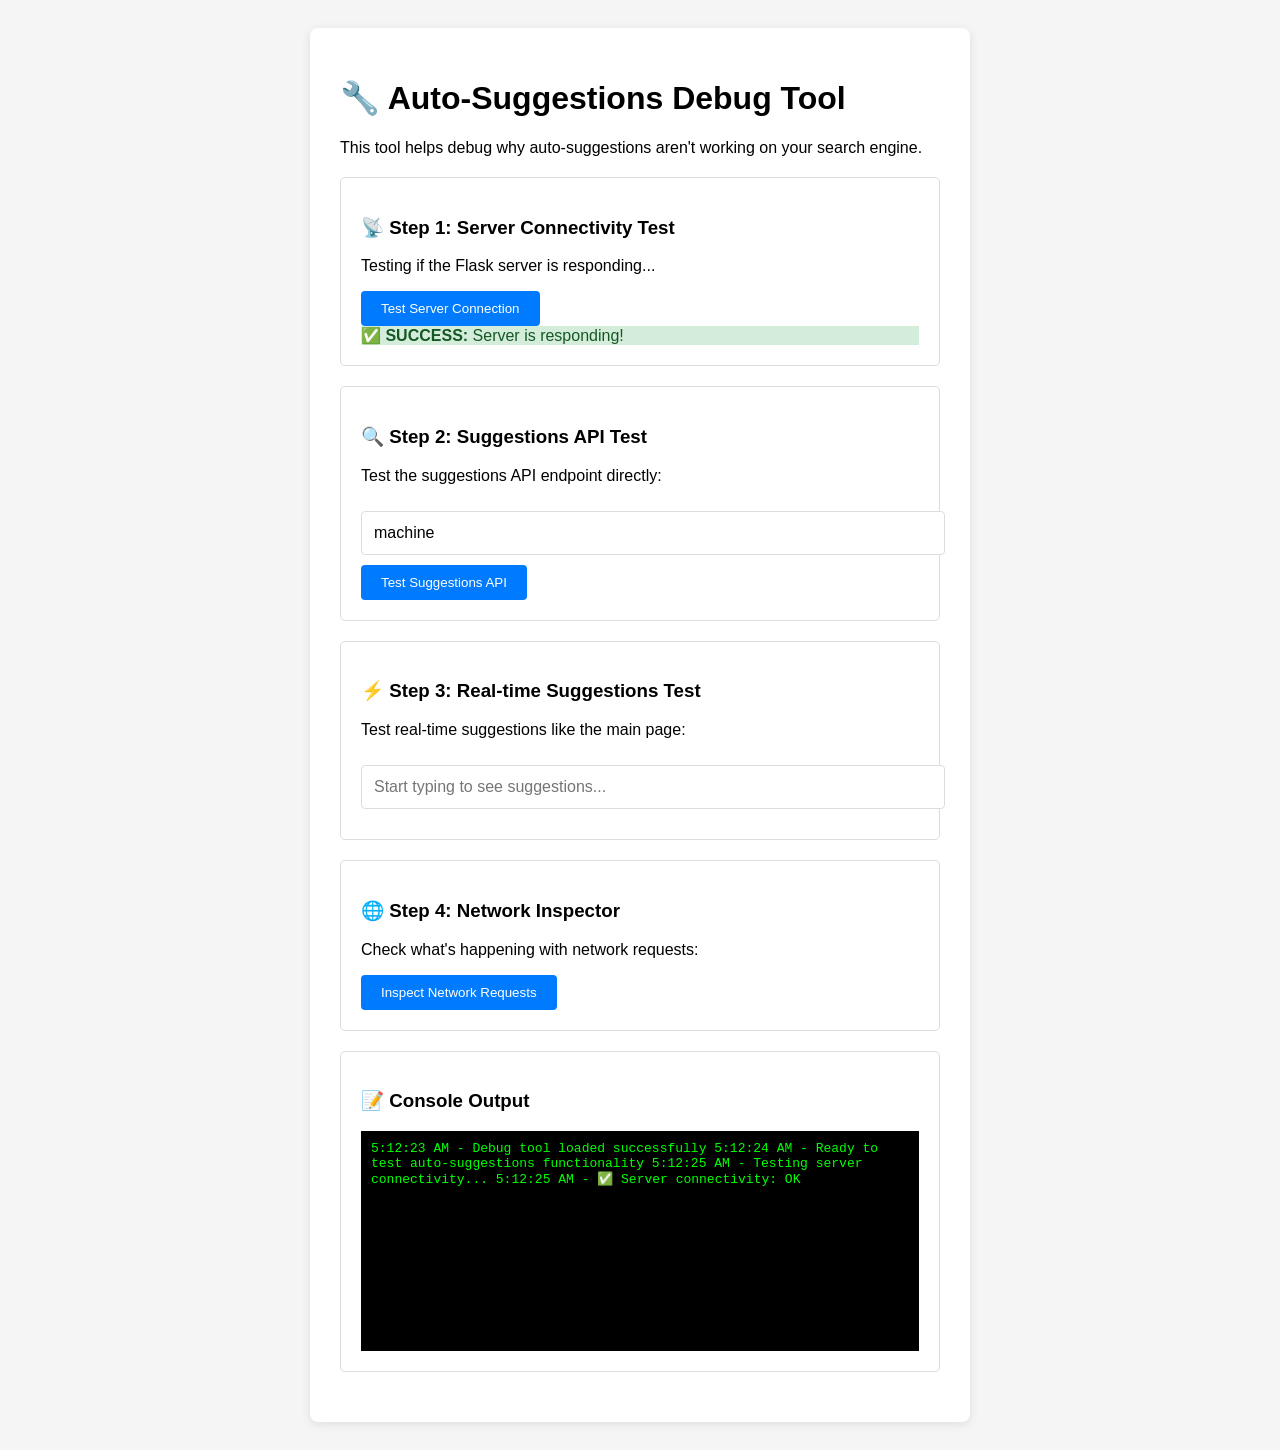
<file: templates/debug_suggestions.html>
<!DOCTYPE html>
<html lang="en">
  <head>
    <meta charset="UTF-8" />
    <meta name="viewport" content="width=device-width, initial-scale=1.0" />
    <title>Debug Auto-Suggestions</title>
    <style>
      body {
        font-family: Arial, sans-serif;
        padding: 20px;
        background: #f5f5f5;
      }
      .container {
        max-width: 600px;
        margin: 0 auto;
        background: white;
        padding: 30px;
        border-radius: 8px;
        box-shadow: 0 2px 10px rgba(0, 0, 0, 0.1);
      }
      .test-section {
        margin: 20px 0;
        padding: 20px;
        border: 1px solid #ddd;
        border-radius: 5px;
      }
      .success {
        background: #d4edda;
        border-color: #c3e6cb;
        color: #155724;
      }
      .error {
        background: #f8d7da;
        border-color: #f5c6cb;
        color: #721c24;
      }
      .info {
        background: #d1ecf1;
        border-color: #bee5eb;
        color: #0c5460;
      }
      input {
        width: 100%;
        padding: 12px;
        font-size: 16px;
        border: 1px solid #ddd;
        border-radius: 4px;
        margin: 10px 0;
      }
      button {
        background: #007bff;
        color: white;
        padding: 10px 20px;
        border: none;
        border-radius: 4px;
        cursor: pointer;
      }
      button:hover {
        background: #0056b3;
      }
      .suggestions-list {
        border: 1px solid #ddd;
        border-radius: 4px;
        margin-top: 10px;
        max-height: 200px;
        overflow-y: auto;
      }
      .suggestion-item {
        padding: 10px;
        border-bottom: 1px solid #eee;
        cursor: pointer;
      }
      .suggestion-item:hover {
        background: #f8f9fa;
      }
      .suggestion-item:last-child {
        border-bottom: none;
      }
      pre {
        background: #f8f9fa;
        padding: 10px;
        border-radius: 4px;
        overflow-x: auto;
        font-size: 12px;
      }
    </style>
  </head>
  <body>
    <div class="container">
      <h1>🔧 Auto-Suggestions Debug Tool</h1>
      <p>
        This tool helps debug why auto-suggestions aren't working on your search
        engine.
      </p>

      <!-- Step 1: Server Connectivity Test -->
      <div class="test-section" id="connectivityTest">
        <h3>📡 Step 1: Server Connectivity Test</h3>
        <p>Testing if the Flask server is responding...</p>
        <button onclick="testConnectivity()">Test Server Connection</button>
        <div id="connectivityResult"></div>
      </div>

      <!-- Step 2: Suggestions API Test -->
      <div class="test-section" id="apiTest">
        <h3>🔍 Step 2: Suggestions API Test</h3>
        <p>Test the suggestions API endpoint directly:</p>
        <input
          type="text"
          id="testQuery"
          placeholder="Type something (e.g., machine)"
          value="machine"
        />
        <button onclick="testSuggestionsAPI()">Test Suggestions API</button>
        <div id="apiResult"></div>
      </div>

      <!-- Step 3: Real-time Suggestions Test -->
      <div class="test-section" id="realTimeTest">
        <h3>⚡ Step 3: Real-time Suggestions Test</h3>
        <p>Test real-time suggestions like the main page:</p>
        <input
          type="text"
          id="liveInput"
          placeholder="Start typing to see suggestions..."
          onkeyup="handleLiveInput()"
        />
        <div id="liveResult"></div>
        <div
          id="suggestionsContainer"
          class="suggestions-list"
          style="display: none"
        >
          <div id="suggestionsList"></div>
        </div>
      </div>

      <!-- Step 4: Network Inspector -->
      <div class="test-section" id="networkTest">
        <h3>🌐 Step 4: Network Inspector</h3>
        <p>Check what's happening with network requests:</p>
        <button onclick="inspectNetwork()">Inspect Network Requests</button>
        <div id="networkResult"></div>
      </div>

      <!-- Console Output -->
      <div class="test-section">
        <h3>📝 Console Output</h3>
        <div
          id="consoleOutput"
          style="
            height: 200px;
            overflow-y: auto;
            background: #000;
            color: #00ff00;
            padding: 10px;
            font-family: monospace;
          "
        ></div>
      </div>
    </div>

    <script>
      // Console logging
      function log(message) {
        const console = document.getElementById("consoleOutput");
        console.innerHTML +=
          new Date().toLocaleTimeString() + " - " + message + "\n";
        console.scrollTop = console.scrollHeight;
      }

      // Test server connectivity
      async function testConnectivity() {
        const result = document.getElementById("connectivityResult");
        result.innerHTML = "<p>Testing...</p>";
        log("Testing server connectivity...");

        try {
          const response = await fetch("/");
          if (response.ok) {
            result.innerHTML =
              '<div class="success"><strong>✅ SUCCESS:</strong> Server is responding!</div>';
            log("✅ Server connectivity: OK");
          } else {
            result.innerHTML =
              '<div class="error"><strong>❌ ERROR:</strong> Server responded with status ' +
              response.status +
              "</div>";
            log("❌ Server responded with error: " + response.status);
          }
        } catch (error) {
          result.innerHTML =
            '<div class="error"><strong>❌ ERROR:</strong> Cannot connect to server<br>Error: ' +
            error.message +
            "</div>";
          log("❌ Server connectivity failed: " + error.message);
        }
      }

      // Test suggestions API
      async function testSuggestionsAPI() {
        const query = document.getElementById("testQuery").value;
        const result = document.getElementById("apiResult");

        if (!query.trim()) {
          result.innerHTML =
            '<div class="error">Please enter a test query</div>';
          return;
        }

        result.innerHTML = '<p>Testing API with query: "' + query + '"...</p>';
        log("Testing suggestions API with query: " + query);

        try {
          const response = await fetch(
            "/api/suggestions?q=" + encodeURIComponent(query)
          );
          log("API Response status: " + response.status);

          if (response.ok) {
            const data = await response.json();
            log("API Response data: " + JSON.stringify(data));

            if (data.suggestions && data.suggestions.length > 0) {
              result.innerHTML =
                '<div class="success"><strong>✅ SUCCESS:</strong> API returned ' +
                data.suggestions.length +
                " suggestions<br><pre>" +
                JSON.stringify(data, null, 2) +
                "</pre></div>";
              log(
                "✅ API test successful: " +
                  data.suggestions.length +
                  " suggestions returned"
              );
            } else {
              result.innerHTML =
                '<div class="info"><strong>ℹ️ INFO:</strong> API responded but no suggestions found<br><pre>' +
                JSON.stringify(data, null, 2) +
                "</pre></div>";
              log("ℹ️ API responded but no suggestions for: " + query);
            }
          } else {
            const errorText = await response.text();
            result.innerHTML =
              '<div class="error"><strong>❌ ERROR:</strong> API responded with status ' +
              response.status +
              "<br>Response: " +
              errorText +
              "</div>";
            log("❌ API error: " + response.status + " - " + errorText);
          }
        } catch (error) {
          result.innerHTML =
            '<div class="error"><strong>❌ ERROR:</strong> Failed to call API<br>Error: ' +
            error.message +
            "</div>";
          log("❌ API call failed: " + error.message);
        }
      }

      // Handle live input
      let liveTimeout = null;
      function handleLiveInput() {
        const input = document.getElementById("liveInput");
        const query = input.value.trim();

        // Clear previous timeout
        if (liveTimeout) {
          clearTimeout(liveTimeout);
        }

        if (query.length === 0) {
          hideSuggestions();
          return;
        }

        // Debounce the request
        liveTimeout = setTimeout(() => {
          fetchLiveSuggestions(query);
        }, 200);
      }

      // Fetch live suggestions
      async function fetchLiveSuggestions(query) {
        log("Fetching live suggestions for: " + query);

        try {
          const response = await fetch(
            "/api/suggestions?q=" + encodeURIComponent(query)
          );
          const data = await response.json();

          if (data.suggestions && data.suggestions.length > 0) {
            displaySuggestions(data.suggestions);
            log("✅ Live suggestions loaded: " + data.suggestions.length);
          } else {
            hideSuggestions();
            log("ℹ️ No live suggestions for: " + query);
          }
        } catch (error) {
          hideSuggestions();
          log("❌ Live suggestions failed: " + error.message);
        }
      }

      // Display suggestions
      function displaySuggestions(suggestions) {
        const container = document.getElementById("suggestionsContainer");
        const list = document.getElementById("suggestionsList");

        list.innerHTML = "";
        suggestions.forEach((suggestion) => {
          const item = document.createElement("div");
          item.className = "suggestion-item";
          item.textContent = suggestion;
          item.onclick = () => selectSuggestion(suggestion);
          list.appendChild(item);
        });

        container.style.display = "block";
      }

      // Hide suggestions
      function hideSuggestions() {
        const container = document.getElementById("suggestionsContainer");
        container.style.display = "none";
      }

      // Select suggestion
      function selectSuggestion(suggestion) {
        const input = document.getElementById("liveInput");
        input.value = suggestion;
        hideSuggestions();
        log("✅ Suggestion selected: " + suggestion);
      }

      // Inspect network
      function inspectNetwork() {
        const result = document.getElementById("networkResult");
        result.innerHTML =
          '<div class="info"><strong>📋 INSTRUCTIONS:</strong><br>1. Open Browser Developer Tools (F12)<br>2. Go to Network tab<br>3. Clear the network log<br>4. Type in the live input above<br>5. Look for requests to "/api/suggestions"<br>6. Check for any errors in red</div>';
        log("Network inspection instructions provided");
      }

      // Initialize
      log("Debug tool loaded successfully");
      log("Ready to test auto-suggestions functionality");

      // Auto-test connectivity on load
      window.onload = function () {
        setTimeout(testConnectivity, 1000);
      };
    </script>
  </body>
</html>
</file>
